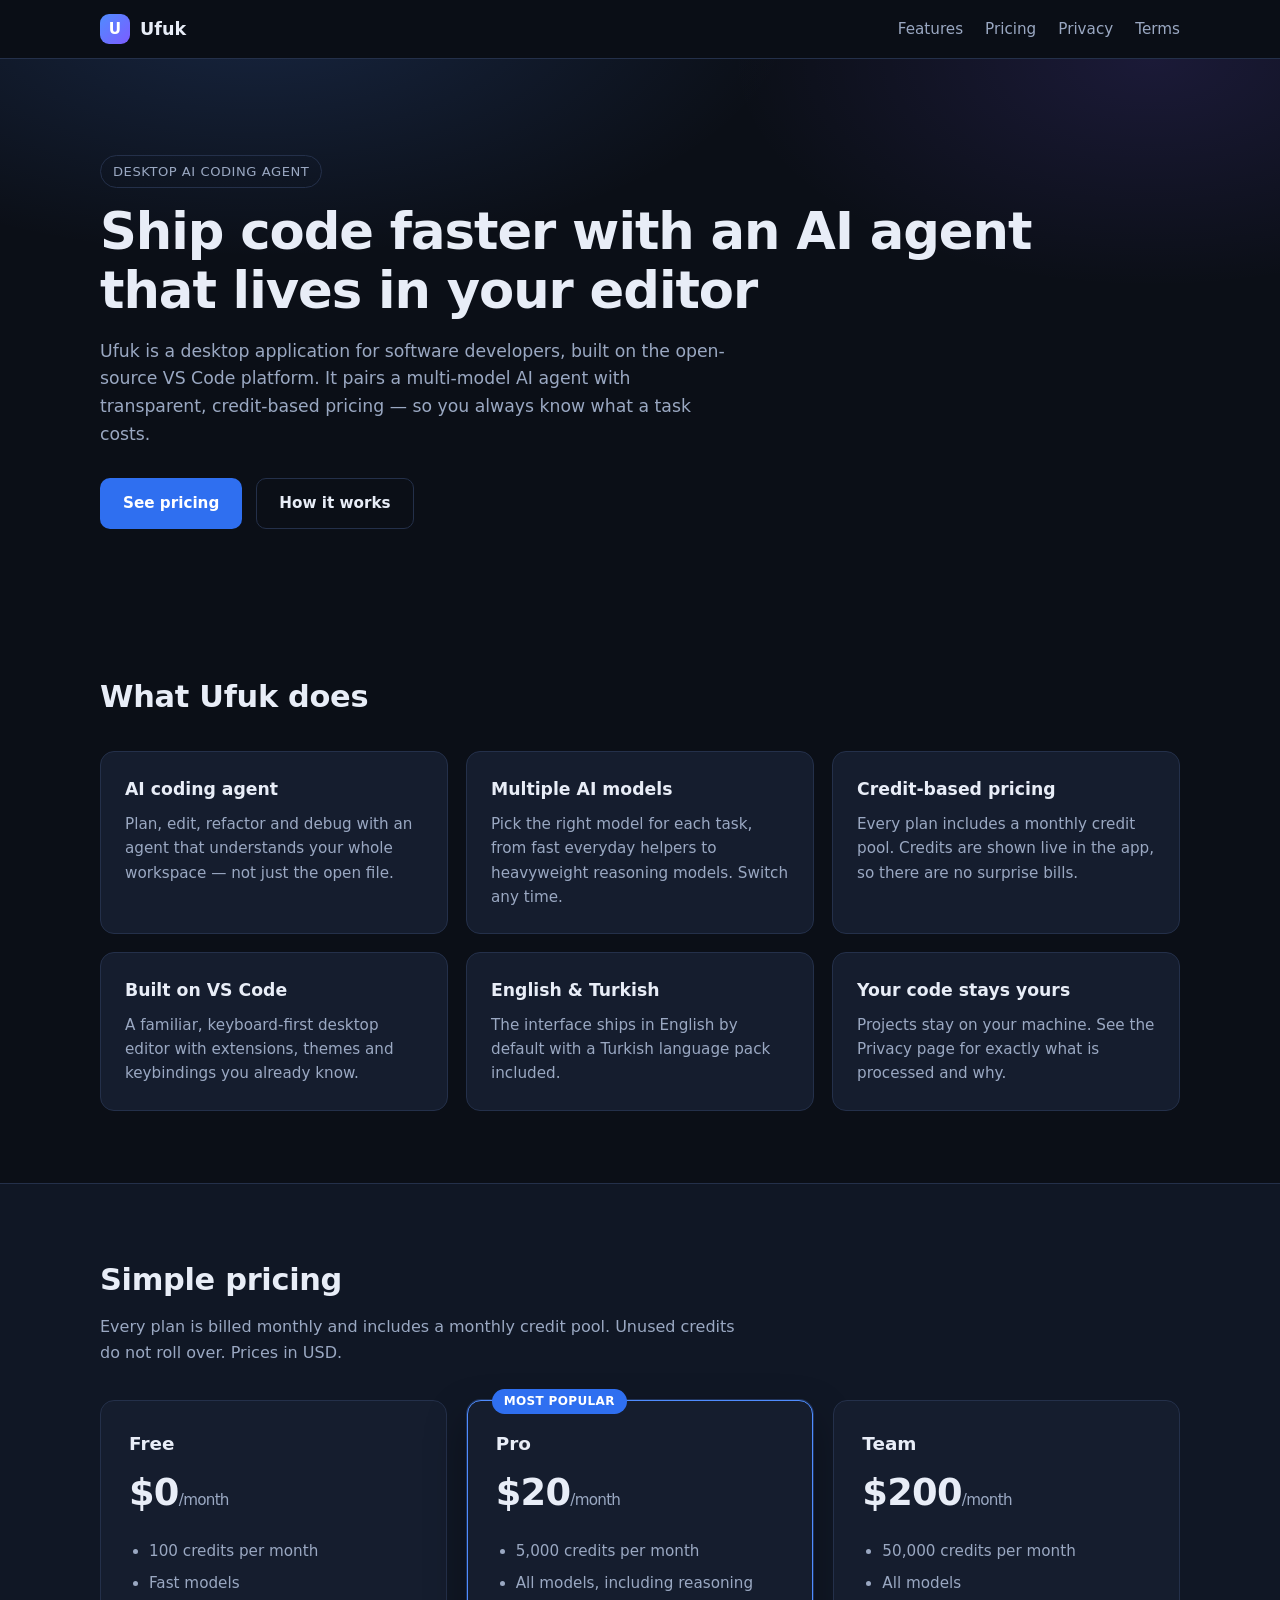
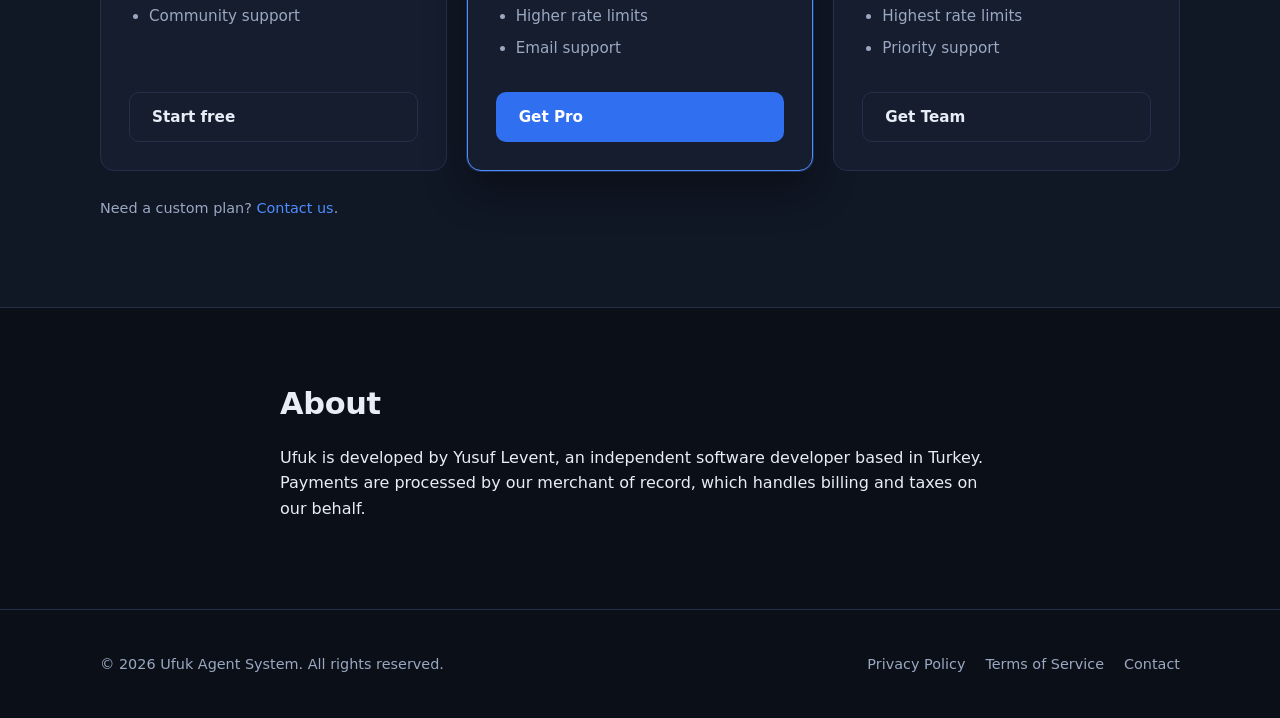
<file: index.html>
<!DOCTYPE html>
<html lang="en">
<head>
<meta charset="utf-8">
<meta name="viewport" content="width=device-width, initial-scale=1">
<title>Ufuk — AI coding agent for your desktop</title>
<meta name="description" content="Ufuk is a desktop AI coding agent built on VS Code. Multi-model AI assistance with simple credit-based pricing.">
<link rel="stylesheet" href="assets/style.css">
</head>
<body>

<header class="nav">
  <div class="container nav-inner">
    <a class="brand" href="index.html"><span class="brand-mark">U</span> Ufuk</a>
    <nav class="nav-links">
      <a href="#features">Features</a>
      <a href="#pricing">Pricing</a>
      <a href="privacy.html">Privacy</a>
      <a href="terms.html">Terms</a>
    </nav>
  </div>
</header>

<main>

  <section class="hero">
    <div class="container">
      <p class="eyebrow">Desktop AI coding agent</p>
      <h1>Ship code faster with an AI agent<br>that lives in your editor</h1>
      <p class="lead">
        Ufuk is a desktop application for software developers, built on the open-source
        VS Code platform. It pairs a multi-model AI agent with transparent,
        credit-based pricing — so you always know what a task costs.
      </p>
      <div class="cta-row">
        <a class="btn btn-primary" href="#pricing">See pricing</a>
        <a class="btn btn-ghost" href="#features">How it works</a>
      </div>
    </div>
  </section>

  <section class="section" id="features">
    <div class="container">
      <h2>What Ufuk does</h2>
      <div class="cards">
        <article class="card">
          <h3>AI coding agent</h3>
          <p>Plan, edit, refactor and debug with an agent that understands your whole
             workspace — not just the open file.</p>
        </article>
        <article class="card">
          <h3>Multiple AI models</h3>
          <p>Pick the right model for each task, from fast everyday helpers to
             heavyweight reasoning models. Switch any time.</p>
        </article>
        <article class="card">
          <h3>Credit-based pricing</h3>
          <p>Every plan includes a monthly credit pool. Credits are shown live in the
             app, so there are no surprise bills.</p>
        </article>
        <article class="card">
          <h3>Built on VS Code</h3>
          <p>A familiar, keyboard-first desktop editor with extensions, themes and
             keybindings you already know.</p>
        </article>
        <article class="card">
          <h3>English &amp; Turkish</h3>
          <p>The interface ships in English by default with a Turkish language pack
             included.</p>
        </article>
        <article class="card">
          <h3>Your code stays yours</h3>
          <p>Projects stay on your machine. See the Privacy page for exactly what is
             processed and why.</p>
        </article>
      </div>
    </div>
  </section>

  <section class="section section-alt" id="pricing">
    <div class="container">
      <h2>Simple pricing</h2>
      <p class="section-lead">Every plan is billed monthly and includes a monthly credit pool.
         Unused credits do not roll over. Prices in USD.</p>
      <div class="plans">
        <article class="plan">
          <h3>Free</h3>
          <p class="price">$0<span>/month</span></p>
          <ul>
            <li>100 credits per month</li>
            <li>Fast models</li>
            <li>Community support</li>
          </ul>
          <a class="btn btn-ghost" href="mailto:******">Start free</a>
        </article>
        <article class="plan plan-featured">
          <p class="plan-badge">Most popular</p>
          <h3>Pro</h3>
          <p class="price">$20<span>/month</span></p>
          <ul>
            <li>5,000 credits per month</li>
            <li>All models, including reasoning</li>
            <li>Higher rate limits</li>
            <li>Email support</li>
          </ul>
          <a class="btn btn-primary" href="mailto:******">Get Pro</a>
        </article>
        <article class="plan">
          <h3>Team</h3>
          <p class="price">$200<span>/month</span></p>
          <ul>
            <li>50,000 credits per month</li>
            <li>All models</li>
            <li>Highest rate limits</li>
            <li>Priority support</li>
          </ul>
          <a class="btn btn-ghost" href="mailto:******">Get Team</a>
        </article>
      </div>
      <p class="fineprint">Need a custom plan? <a href="mailto:******">Contact us</a>.</p>
    </div>
  </section>

  <section class="section" id="about">
    <div class="container narrow">
      <h2>About</h2>
      <p>Ufuk is developed by Yusuf Levent, an independent software developer based in
         Turkey. Payments are processed by our merchant of record, which handles billing
         and taxes on our behalf.</p>
    </div>
  </section>

</main>

<footer class="footer">
  <div class="container footer-inner">
    <p>&copy; 2026 Ufuk Agent System. All rights reserved.</p>
    <nav class="footer-links">
      <a href="privacy.html">Privacy Policy</a>
      <a href="terms.html">Terms of Service</a>
      <a href="mailto:******">Contact</a>
    </nav>
  </div>
</footer>

</body>
</html>
</file>
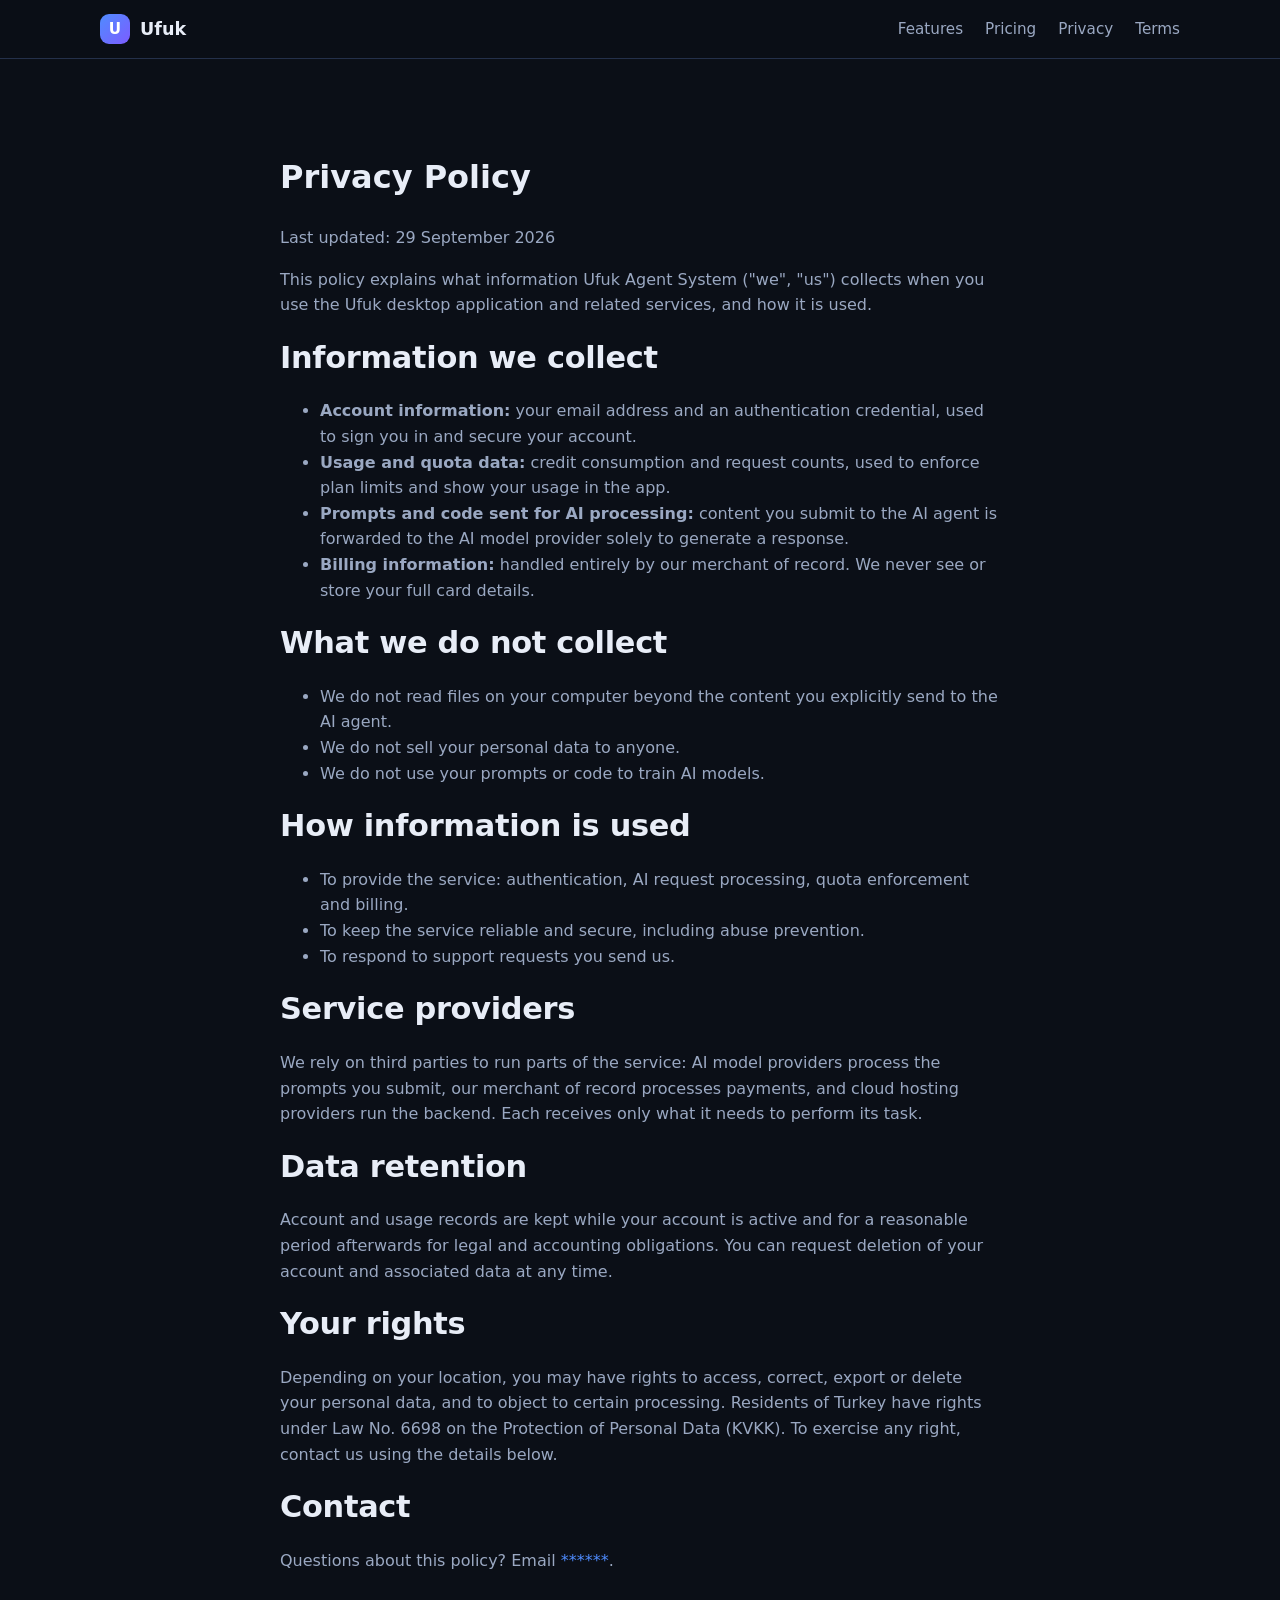
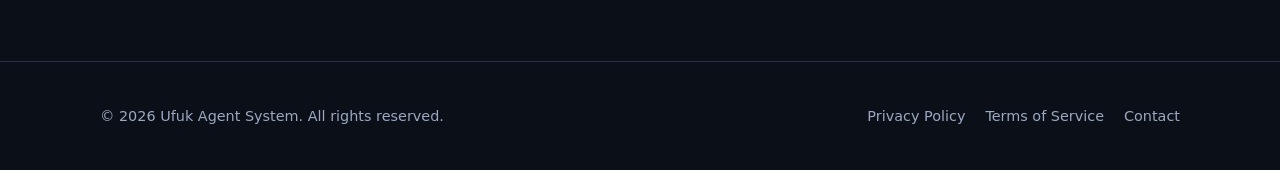
<file: privacy.html>
<!DOCTYPE html>
<html lang="en">
<head>
<meta charset="utf-8">
<meta name="viewport" content="width=device-width, initial-scale=1">
<title>Privacy Policy — Ufuk</title>
<meta name="description" content="Privacy Policy for Ufuk, a desktop AI coding agent.">
<link rel="stylesheet" href="assets/style.css">
</head>
<body>

<header class="nav">
  <div class="container nav-inner">
    <a class="brand" href="index.html"><span class="brand-mark">U</span> Ufuk</a>
    <nav class="nav-links">
      <a href="index.html#features">Features</a>
      <a href="index.html#pricing">Pricing</a>
      <a href="privacy.html">Privacy</a>
      <a href="terms.html">Terms</a>
    </nav>
  </div>
</header>

<main class="section">
  <div class="container narrow prose">
    <h1>Privacy Policy</h1>
    <p>Last updated: 29 September 2026</p>

    <p>This policy explains what information Ufuk Agent System ("we", "us") collects when you
       use the Ufuk desktop application and related services, and how it is used.</p>

    <h2>Information we collect</h2>
    <ul>
      <li><strong>Account information:</strong> your email address and an authentication
          credential, used to sign you in and secure your account.</li>
      <li><strong>Usage and quota data:</strong> credit consumption and request counts, used
          to enforce plan limits and show your usage in the app.</li>
      <li><strong>Prompts and code sent for AI processing:</strong> content you submit to the
          AI agent is forwarded to the AI model provider solely to generate a response.</li>
      <li><strong>Billing information:</strong> handled entirely by our merchant of record.
          We never see or store your full card details.</li>
    </ul>

    <h2>What we do not collect</h2>
    <ul>
      <li>We do not read files on your computer beyond the content you explicitly send to
          the AI agent.</li>
      <li>We do not sell your personal data to anyone.</li>
      <li>We do not use your prompts or code to train AI models.</li>
    </ul>

    <h2>How information is used</h2>
    <ul>
      <li>To provide the service: authentication, AI request processing, quota enforcement
          and billing.</li>
      <li>To keep the service reliable and secure, including abuse prevention.</li>
      <li>To respond to support requests you send us.</li>
    </ul>

    <h2>Service providers</h2>
    <p>We rely on third parties to run parts of the service: AI model providers process the
       prompts you submit, our merchant of record processes payments, and cloud hosting
       providers run the backend. Each receives only what it needs to perform its task.</p>

    <h2>Data retention</h2>
    <p>Account and usage records are kept while your account is active and for a reasonable
       period afterwards for legal and accounting obligations. You can request deletion of
       your account and associated data at any time.</p>

    <h2>Your rights</h2>
    <p>Depending on your location, you may have rights to access, correct, export or delete
       your personal data, and to object to certain processing. Residents of Turkey have
       rights under Law No. 6698 on the Protection of Personal Data (KVKK). To exercise any
       right, contact us using the details below.</p>

    <h2>Contact</h2>
    <p>Questions about this policy? Email <a href="mailto:******">******</a>.</p>
  </div>
</main>

<footer class="footer">
  <div class="container footer-inner">
    <p>&copy; 2026 Ufuk Agent System. All rights reserved.</p>
    <nav class="footer-links">
      <a href="privacy.html">Privacy Policy</a>
      <a href="terms.html">Terms of Service</a>
      <a href="mailto:******">Contact</a>
    </nav>
  </div>
</footer>

</body>
</html>
</file>
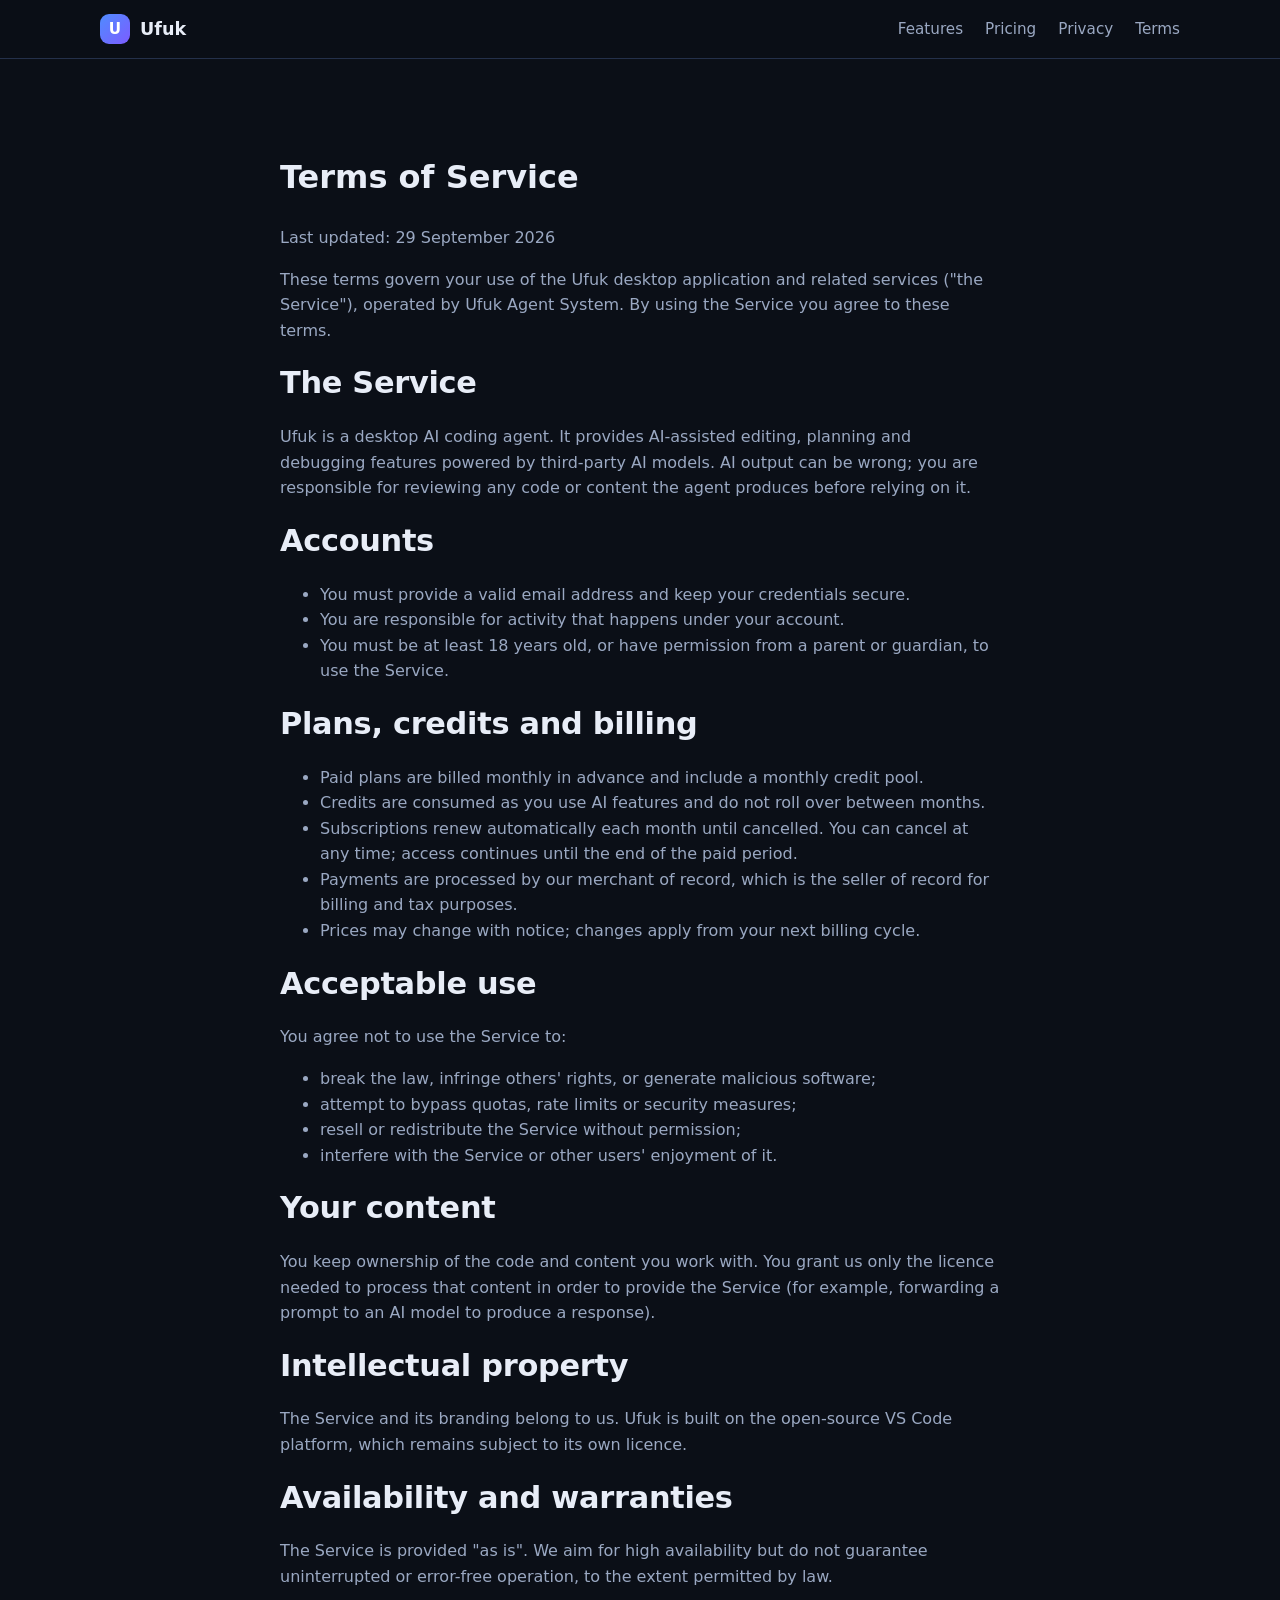
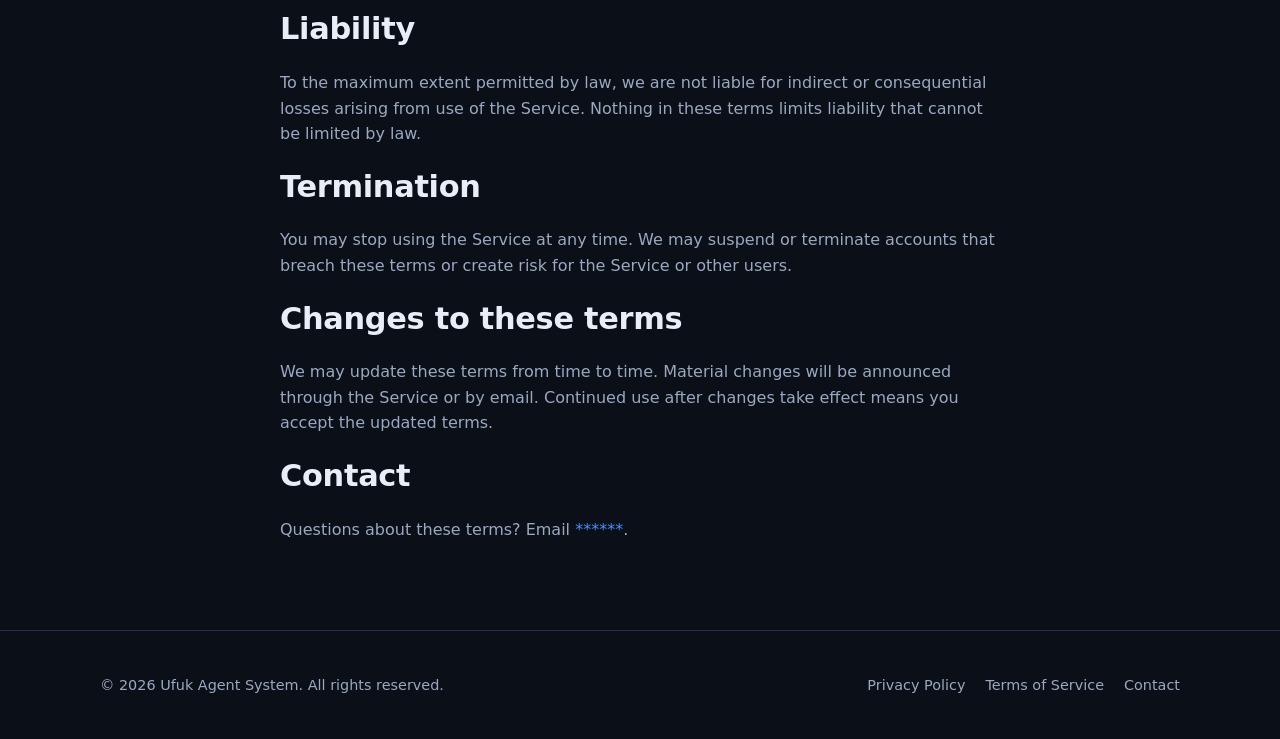
<file: terms.html>
<!DOCTYPE html>
<html lang="en">
<head>
<meta charset="utf-8">
<meta name="viewport" content="width=device-width, initial-scale=1">
<title>Terms of Service — Ufuk</title>
<meta name="description" content="Terms of Service for Ufuk, a desktop AI coding agent.">
<link rel="stylesheet" href="assets/style.css">
</head>
<body>

<header class="nav">
  <div class="container nav-inner">
    <a class="brand" href="index.html"><span class="brand-mark">U</span> Ufuk</a>
    <nav class="nav-links">
      <a href="index.html#features">Features</a>
      <a href="index.html#pricing">Pricing</a>
      <a href="privacy.html">Privacy</a>
      <a href="terms.html">Terms</a>
    </nav>
  </div>
</header>

<main class="section">
  <div class="container narrow prose">
    <h1>Terms of Service</h1>
    <p>Last updated: 29 September 2026</p>

    <p>These terms govern your use of the Ufuk desktop application and related services
       ("the Service"), operated by Ufuk Agent System. By using the Service you agree to
       these terms.</p>

    <h2>The Service</h2>
    <p>Ufuk is a desktop AI coding agent. It provides AI-assisted editing, planning and
       debugging features powered by third-party AI models. AI output can be wrong; you are
       responsible for reviewing any code or content the agent produces before relying on
       it.</p>

    <h2>Accounts</h2>
    <ul>
      <li>You must provide a valid email address and keep your credentials secure.</li>
      <li>You are responsible for activity that happens under your account.</li>
      <li>You must be at least 18 years old, or have permission from a parent or guardian,
          to use the Service.</li>
    </ul>

    <h2>Plans, credits and billing</h2>
    <ul>
      <li>Paid plans are billed monthly in advance and include a monthly credit pool.</li>
      <li>Credits are consumed as you use AI features and do not roll over between
          months.</li>
      <li>Subscriptions renew automatically each month until cancelled. You can cancel at
          any time; access continues until the end of the paid period.</li>
      <li>Payments are processed by our merchant of record, which is the seller of record
          for billing and tax purposes.</li>
      <li>Prices may change with notice; changes apply from your next billing cycle.</li>
    </ul>

    <h2>Acceptable use</h2>
    <p>You agree not to use the Service to:</p>
    <ul>
      <li>break the law, infringe others' rights, or generate malicious software;</li>
      <li>attempt to bypass quotas, rate limits or security measures;</li>
      <li>resell or redistribute the Service without permission;</li>
      <li>interfere with the Service or other users' enjoyment of it.</li>
    </ul>

    <h2>Your content</h2>
    <p>You keep ownership of the code and content you work with. You grant us only the
       licence needed to process that content in order to provide the Service (for example,
       forwarding a prompt to an AI model to produce a response).</p>

    <h2>Intellectual property</h2>
    <p>The Service and its branding belong to us. Ufuk is built on the open-source VS Code
       platform, which remains subject to its own licence.</p>

    <h2>Availability and warranties</h2>
    <p>The Service is provided "as is". We aim for high availability but do not guarantee
       uninterrupted or error-free operation, to the extent permitted by law.</p>

    <h2>Liability</h2>
    <p>To the maximum extent permitted by law, we are not liable for indirect or
       consequential losses arising from use of the Service. Nothing in these terms limits
       liability that cannot be limited by law.</p>

    <h2>Termination</h2>
    <p>You may stop using the Service at any time. We may suspend or terminate accounts
       that breach these terms or create risk for the Service or other users.</p>

    <h2>Changes to these terms</h2>
    <p>We may update these terms from time to time. Material changes will be announced
       through the Service or by email. Continued use after changes take effect means you
       accept the updated terms.</p>

    <h2>Contact</h2>
    <p>Questions about these terms? Email <a href="mailto:******">******</a>.</p>
  </div>
</main>

<footer class="footer">
  <div class="container footer-inner">
    <p>&copy; 2026 Ufuk Agent System. All rights reserved.</p>
    <nav class="footer-links">
      <a href="privacy.html">Privacy Policy</a>
      <a href="terms.html">Terms of Service</a>
      <a href="mailto:******">Contact</a>
    </nav>
  </div>
</footer>

</body>
</html>
</file>
<file: assets/style.css>
:root {
  --bg: #0b0f17;
  --bg-alt: #101725;
  --panel: #151d2e;
  --border: #24304a;
  --text: #e8edf7;
  --muted: #9aa8c2;
  --accent: #4f8cff;
  --accent-strong: #2f6ff0;
  --radius: 14px;
}

* { box-sizing: border-box; }

body {
  margin: 0;
  font-family: "Segoe UI", system-ui, -apple-system, Roboto, Helvetica, Arial, sans-serif;
  background: var(--bg);
  color: var(--text);
  line-height: 1.6;
}

.container {
  width: min(1080px, 92%);
  margin: 0 auto;
}

.narrow { max-width: 720px; }

a { color: var(--accent); text-decoration: none; }
a:hover { text-decoration: underline; }

/* Nav */
.nav {
  position: sticky;
  top: 0;
  z-index: 10;
  background: rgba(11, 15, 23, 0.85);
  backdrop-filter: blur(10px);
  border-bottom: 1px solid var(--border);
}

.nav-inner {
  display: flex;
  align-items: center;
  justify-content: space-between;
  padding: 14px 0;
}

.brand {
  display: inline-flex;
  align-items: center;
  gap: 10px;
  font-weight: 700;
  font-size: 1.1rem;
  color: var(--text);
}

.brand-mark {
  display: grid;
  place-items: center;
  width: 30px;
  height: 30px;
  border-radius: 9px;
  background: linear-gradient(135deg, var(--accent), #7c5cff);
  color: #fff;
  font-size: 0.95rem;
}

.nav-links {
  display: flex;
  gap: 22px;
  font-size: 0.95rem;
}

.nav-links a { color: var(--muted); }
.nav-links a:hover { color: var(--text); text-decoration: none; }

/* Hero */
.hero {
  padding: 96px 0 72px;
  background:
    radial-gradient(900px 420px at 20% -10%, rgba(79, 140, 255, 0.18), transparent 60%),
    radial-gradient(700px 380px at 90% 0%, rgba(124, 92, 255, 0.14), transparent 60%);
}

.eyebrow {
  display: inline-block;
  margin: 0 0 14px;
  padding: 5px 12px;
  border: 1px solid var(--border);
  border-radius: 999px;
  color: var(--muted);
  font-size: 0.82rem;
  letter-spacing: 0.04em;
  text-transform: uppercase;
}

.hero h1 {
  margin: 0 0 18px;
  font-size: clamp(2rem, 5vw, 3.2rem);
  line-height: 1.15;
  letter-spacing: -0.02em;
}

.lead {
  max-width: 640px;
  color: var(--muted);
  font-size: 1.08rem;
}

.cta-row {
  display: flex;
  gap: 14px;
  margin-top: 30px;
  flex-wrap: wrap;
}

/* Buttons */
.btn {
  display: inline-block;
  padding: 12px 22px;
  border-radius: 10px;
  font-weight: 600;
  font-size: 0.95rem;
  border: 1px solid transparent;
}

.btn:hover { text-decoration: none; }

.btn-primary {
  background: var(--accent-strong);
  color: #fff;
}

.btn-primary:hover { background: var(--accent); }

.btn-ghost {
  border-color: var(--border);
  color: var(--text);
}

.btn-ghost:hover { border-color: var(--accent); }

/* Sections */
.section { padding: 72px 0; }
.section-alt { background: var(--bg-alt); border-block: 1px solid var(--border); }

.section h2 {
  margin: 0 0 10px;
  font-size: 1.9rem;
  letter-spacing: -0.01em;
}

.section-lead {
  margin: 0 0 34px;
  color: var(--muted);
  max-width: 640px;
}

/* Feature cards */
.cards {
  display: grid;
  grid-template-columns: repeat(auto-fit, minmax(280px, 1fr));
  gap: 18px;
  margin-top: 30px;
}

.card {
  background: var(--panel);
  border: 1px solid var(--border);
  border-radius: var(--radius);
  padding: 24px;
}

.card h3 { margin: 0 0 8px; font-size: 1.08rem; }
.card p { margin: 0; color: var(--muted); font-size: 0.95rem; }

/* Pricing */
.plans {
  display: grid;
  grid-template-columns: repeat(auto-fit, minmax(260px, 1fr));
  gap: 20px;
  align-items: stretch;
}

.plan {
  position: relative;
  display: flex;
  flex-direction: column;
  background: var(--panel);
  border: 1px solid var(--border);
  border-radius: var(--radius);
  padding: 28px;
}

.plan-featured {
  border-color: var(--accent);
  box-shadow: 0 0 0 1px rgba(79, 140, 255, 0.25), 0 18px 40px rgba(0, 0, 0, 0.35);
}

.plan-badge {
  position: absolute;
  top: -12px;
  left: 24px;
  margin: 0;
  padding: 3px 12px;
  border-radius: 999px;
  background: var(--accent-strong);
  color: #fff;
  font-size: 0.75rem;
  font-weight: 700;
  letter-spacing: 0.03em;
  text-transform: uppercase;
}

.plan h3 { margin: 0 0 6px; font-size: 1.15rem; }

.price {
  margin: 0 0 16px;
  font-size: 2.3rem;
  font-weight: 700;
  letter-spacing: -0.02em;
}

.price span {
  font-size: 0.95rem;
  font-weight: 400;
  color: var(--muted);
}

.plan ul {
  margin: 0 0 24px;
  padding-left: 20px;
  color: var(--muted);
  font-size: 0.95rem;
  flex-grow: 1;
}

.plan li { margin-bottom: 8px; }

.fineprint {
  margin-top: 26px;
  color: var(--muted);
  font-size: 0.9rem;
}

/* About + prose */
.prose p { color: var(--muted); }
.prose h2 { color: var(--text); }
.prose ul { color: var(--muted); }

/* Footer */
.footer {
  border-top: 1px solid var(--border);
  padding: 28px 0;
  color: var(--muted);
  font-size: 0.9rem;
}

.footer-inner {
  display: flex;
  justify-content: space-between;
  align-items: center;
  gap: 16px;
  flex-wrap: wrap;
}

.footer-links {
  display: flex;
  gap: 20px;
}

.footer-links a { color: var(--muted); }
.footer-links a:hover { color: var(--text); }

@media (max-width: 640px) {
  .nav-links { gap: 14px; font-size: 0.88rem; }
  .hero { padding: 64px 0 48px; }
  .section { padding: 52px 0; }
}
</file>
